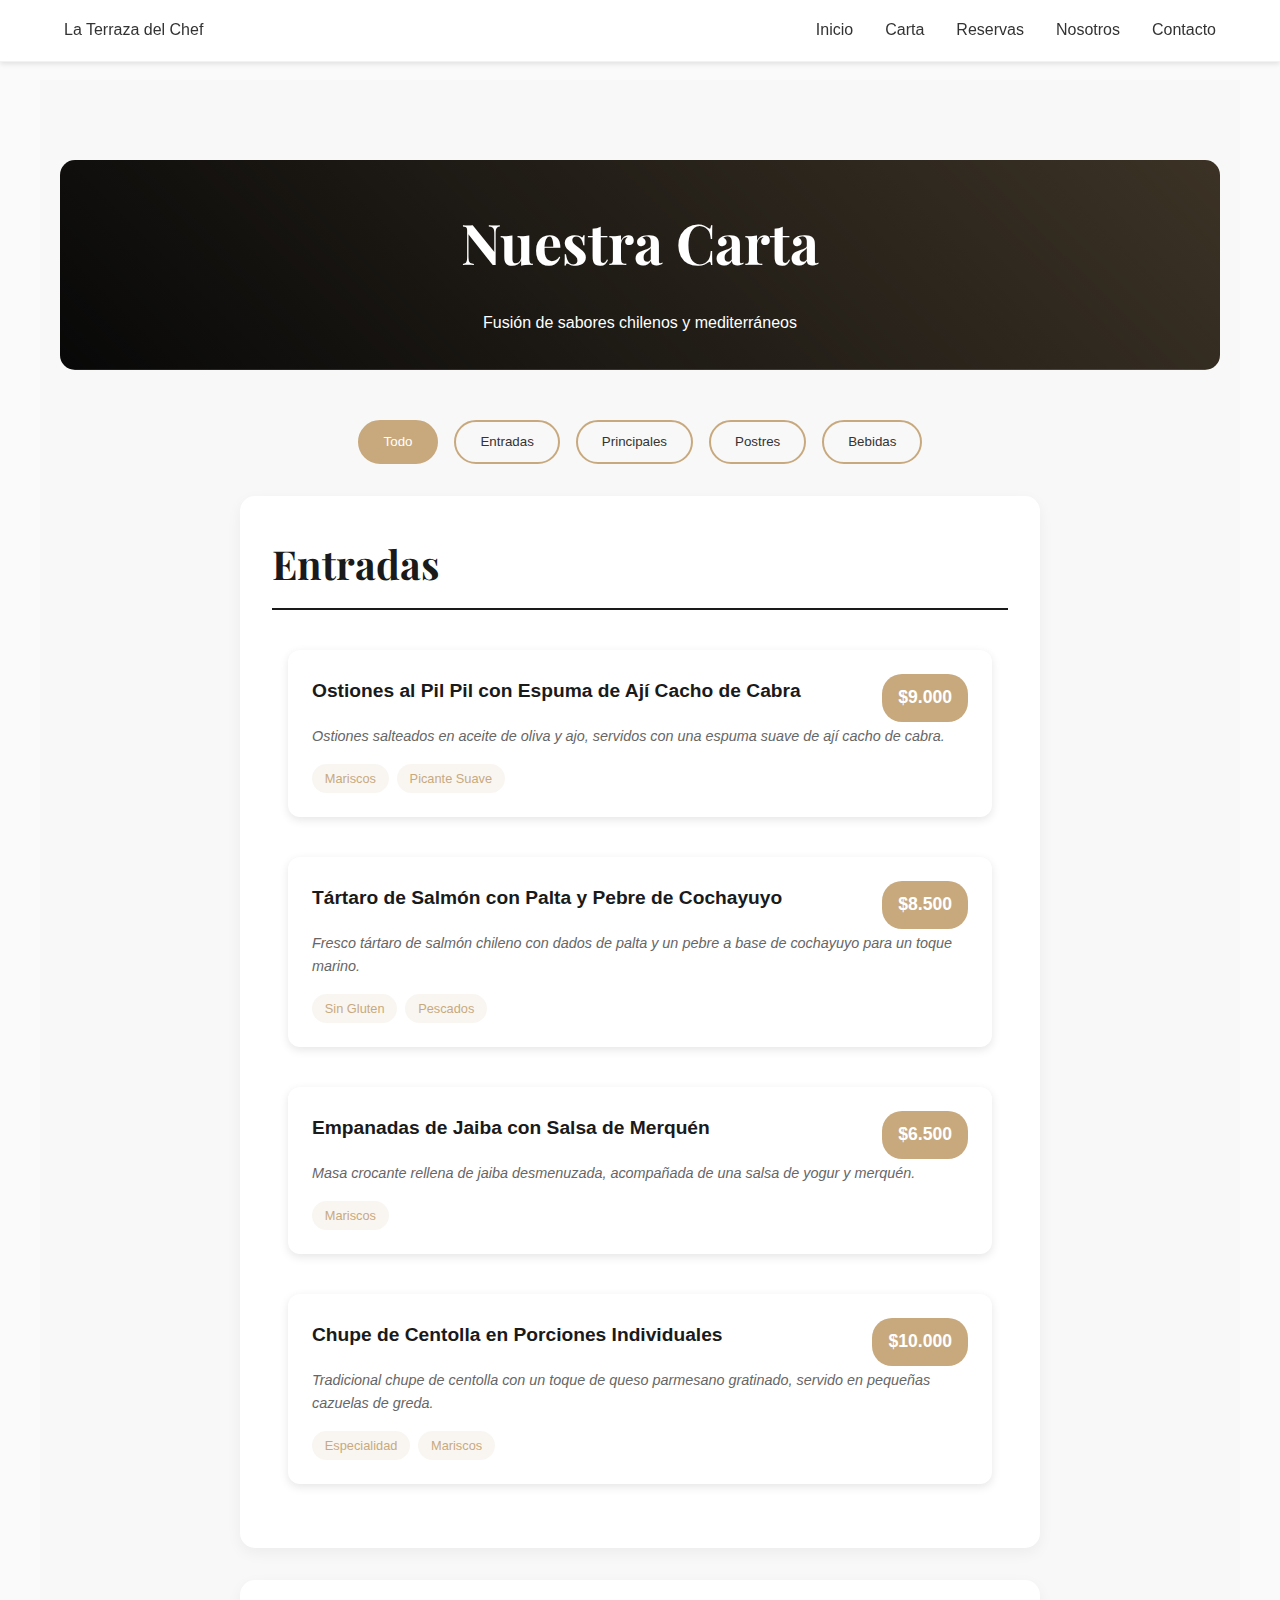
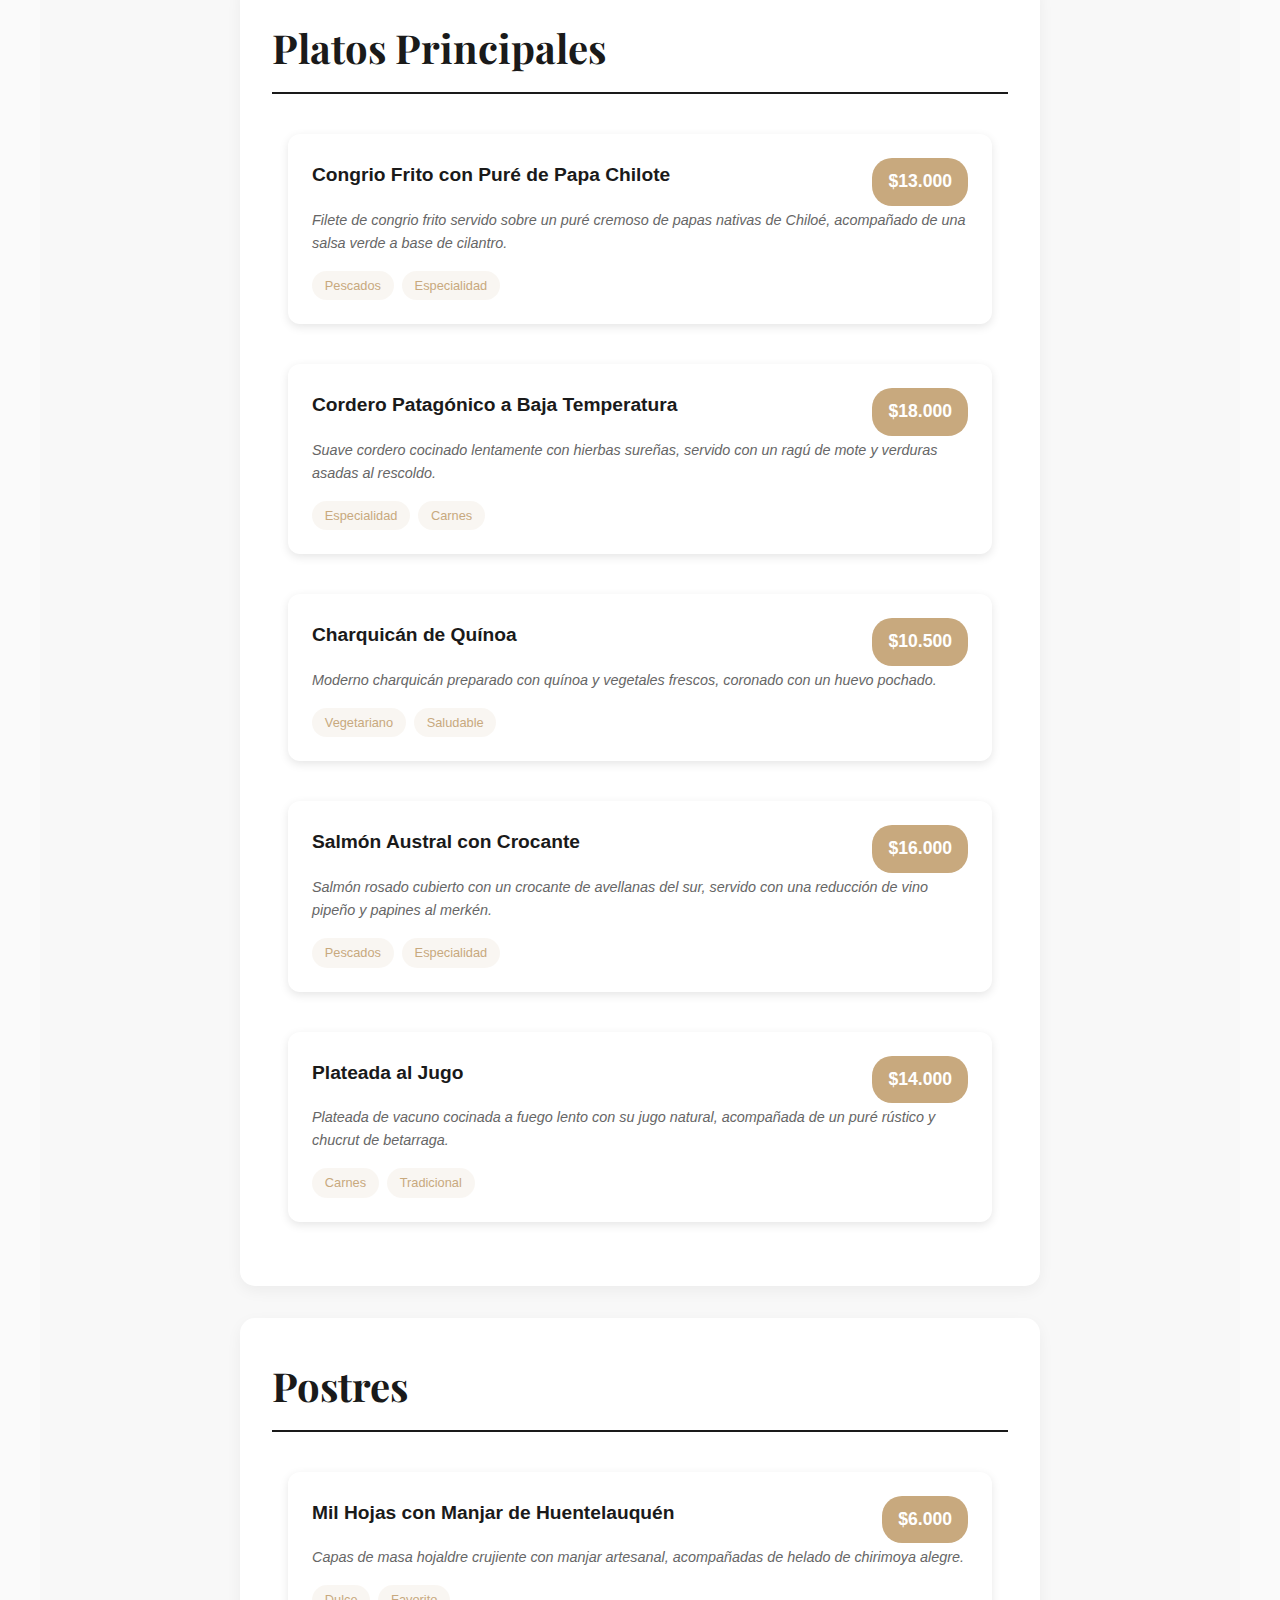
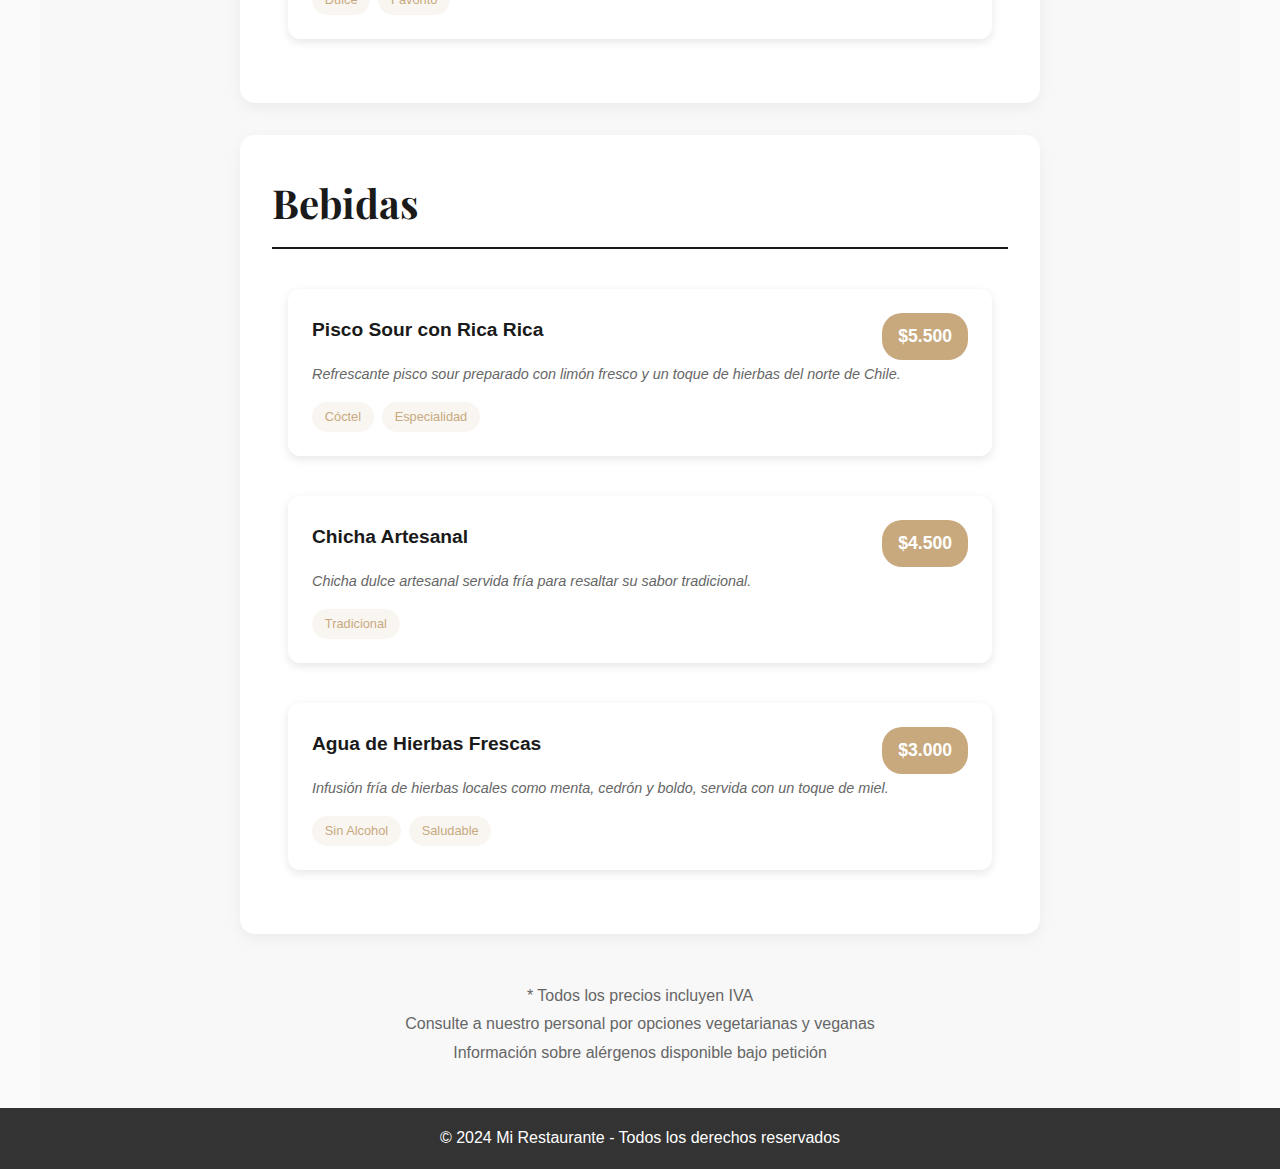
<file: menu.html>
<!DOCTYPE html>
<html lang="es">
<head>
    <meta charset="UTF-8">
    <meta name="viewport" content="width=device-width, initial-scale=1.0">
    <title>Carta - La Terraza del Chef</title>
    <link rel="stylesheet" href="styles/style.css">  <!-- Este debe ir primero -->
    <link rel="stylesheet" href="styles/menu.css">   <!-- Este después -->
    <link href="https://cdnjs.cloudflare.com/ajax/libs/font-awesome/6.0.0/css/all.min.css" rel="stylesheet">
    <link href="https://fonts.googleapis.com/css2?family=Playfair+Display:wght@400;600;700&display=swap" rel="stylesheet">
    <link rel="stylesheet" href="https://unpkg.com/aos@2.3.1/dist/aos.css">
</head>
<body>
    <nav class="main-nav">
        <div class="logo">La Terraza del Chef</div>
        <ul class="nav-links">
            <li><a href="index.html">Inicio</a></li>
            <li><a href="#menu">Carta</a></li>
            <li><a href="index.html#reservas">Reservas</a></li>
            <li><a href="index.html#nosotros">Nosotros</a></li>
            <li><a href="index.html#contacto">Contacto</a></li>
        </ul>
        <div class="hamburger-menu">
            <span></span>
            <span></span>
            <span></span>
        </div>
    </nav>

    <div class="mobile-menu">
        <ul>
            <li><a href="index.html">Inicio</a></li>
            <li><a href="#menu">Carta</a></li>
            <li><a href="index.html#reservas">Reservas</a></li>
            <li><a href="index.html#nosotros">Nosotros</a></li>
            <li><a href="index.html#contacto">Contacto</a></li>
        </ul>
    </div>

    <div class="menu-wrapper" id="menu">
        <header class="menu-header">
            <h1>Nuestra Carta</h1>
            <p>Fusión de sabores chilenos y mediterráneos</p>
        </header>

        <div class="menu-categories">
            <button class="category-btn active" data-category="todo">Todo</button>
            <button class="category-btn" data-category="entradas">Entradas</button>
            <button class="category-btn" data-category="principales">Principales</button>
            <button class="category-btn" data-category="postres">Postres</button>
            <button class="category-btn" data-category="bebidas">Bebidas</button>
        </div>
        
        <section class="menu-content">
            <div class="menu-section" data-category="entradas">
                <h2>Entradas</h2>
                <div class="menu-items-grid">
                    <div class="menu-item">
                        <h3>${item.nombre}</h3>
                        <p class="menu-item-description">${item.descripcion}</p>
                        <div class="menu-item-footer">
                            <div class="price">$4.900</div>
                        </div>
                    </div>
                    <div class="menu-item">
                        <div class="menu-item-info">
                            <h3>Ceviche Chileno</h3>
                            <p>Reineta del día, limón de pica, cilantro y merkén</p>
                        </div>
                        <span class="price">$8.900</span>
                    </div>
                </div>
            </div>

            <div class="menu-section" data-category="principales">
                <h2>Platos Principales</h2>
                <div class="menu-items-grid">
                    <div class="menu-item">
                        <div class="menu-item-info">
                            <h3>Plateada Braseada 36 horas</h3>
                            <p>Con puré rústico de papas, vegetales grillados y reducción de vino tinto</p>
                        </div>
                        <span class="price">$16.900</span>
                    </div>
                    <div class="menu-item">
                        <div class="menu-item-info">
                            <h3>Congrio a la Chilena</h3>
                            <p>Pescado fresco, salsa de camarones y papas doradas</p>
                        </div>
                        <span class="price">$15.900</span>
                    </div>
                    <div class="menu-item">
                        <div class="menu-item-info">
                            <h3>Pastel de Choclo Gourmet</h3>
                            <p>Choclo cremoso, carne de res y pollo, aceitunas y huevo duro</p>
                        </div>
                        <span class="price">$12.500</span>
                    </div>
                </div>
            </div>

            <div class="menu-section" data-category="postres">
                <h2>Postres</h2>
                <div class="menu-items-grid">
                    <div class="menu-item">
                        <div class="menu-item-info">
                            <h3>Leche Asada Casera</h3>
                            <p>Con salsa de caramelo y crumble de almendras</p>
                        </div>
                        <span class="price">$5.900</span>
                    </div>
                    <div class="menu-item">
                        <div class="menu-item-info">
                            <h3>Tarta de Chocolate</h3>
                            <p>70% cacao con helado de vainilla de Madagascar</p>
                        </div>
                        <span class="price">8,50€</span>
                    </div>
                    <div class="menu-item">
                        <div class="menu-item-info">
                            <h3>Crema Catalana</h3>
                            <p>Receta tradicional con naranja y canela</p>
                        </div>
                        <span class="price">7,00€</span>
                    </div>
                </div>
            </div>

            <div class="menu-section" data-category="bebidas">
                <h2>Bebidas</h2>
                <div class="menu-items-grid">
                    <!-- Contenido de bebidas -->
                </div>
            </div>
        </section>

        <div class="menu-footer">
            <p>* Todos los precios incluyen IVA</p>
            <p>Consulte a nuestro personal por opciones vegetarianas y veganas</p>
            <p>Información sobre alérgenos disponible bajo petición</p>
        </div>
    </div>

    <footer>
        <p>&copy; 2024 Mi Restaurante - Todos los derechos reservados</p>
    </footer>
    <script src="https://unpkg.com/aos@2.3.1/dist/aos.js"></script>
    <script>
        AOS.init({
            duration: 800,
            offset: 100,
            once: true
        });
    </script>
    <script src="js/menu.js"></script>
    <script src="js/hamburger.js"></script>  <!-- Nuevo archivo unificado para el menú hamburguesa -->
</body>
</html>
</file>
<file: styles/style.css>
:root {
    --primary-color: #1a1a1a;
    --secondary-color: #c8a97e;
    --accent-color: #ffffff;
    --text-color: #333333;
    --background-color: #ffffff;
    --section-padding: 6rem 2rem;
    --transition: all 0.3s ease;
    --box-shadow: 0 10px 30px rgba(0,0,0,0.1);
    --gradient: linear-gradient(120deg, var(--secondary-color), #e2c4a0);
}

* {
    margin: 0;
    padding: 0;
    box-sizing: border-box;
}

body {
    font-family: 'Poppins', sans-serif;
    line-height: 1.8;
    color: var(--text-color);
    background-color: #fafafa;
}

.main-nav {
    display: flex;
    justify-content: space-between;
    align-items: center;
    padding: 1rem 5%;
    background: rgba(255, 255, 255, 0.98);
    backdrop-filter: blur(10px);
    box-shadow: 0 2px 5px rgba(0,0,0,0.1);
    position: fixed;
    width: 100%;
    top: 0;
    z-index: 1000;
    border-bottom: 1px solid rgba(0,0,0,0.05);
}

.nav-links {
    display: flex;
    list-style: none;
    gap: 2rem;
}

.nav-links a {
    text-decoration: none;
    color: var(--text-color);
    font-weight: 500;
    transition: color 0.3s;
    position: relative;
    padding: 0.5rem 0;
}

.nav-links a::after {
    content: '';
    position: absolute;
    bottom: 0;
    left: 0;
    width: 0;
    height: 2px;
    background: var(--secondary-color);
    transition: var(--transition);
}

.nav-links a:hover::after {
    width: 100%;
}

.hamburger-menu {
    width: 30px;
    height: 20px;
    position: relative;
    cursor: pointer;
    display: none;
}

.hamburger-menu span {
    display: block;
    position: absolute;
    height: 2px;
    width: 100%;
    background: var(--secondary-color);
    border-radius: 9px;
    opacity: 1;
    left: 0;
    transform: rotate(0deg);
    transition: .25s ease-in-out;
}

.hamburger-menu span:nth-child(1) {
    top: 0px;
}

.hamburger-menu span:nth-child(2) {
    top: 8px;
}

.hamburger-menu span:nth-child(3) {
    top: 16px;
}

.hamburger-menu.active span:nth-child(1) {
    top: 8px;
    transform: rotate(135deg);
}

.hamburger-menu.active span:nth-child(2) {
    opacity: 0;
    left: -60px;
}

.hamburger-menu.active span:nth-child(3) {
    top: 8px;
    transform: rotate(-135deg);
}

.mobile-menu {
    display: none;
    position: fixed;
    top: 60px;
    left: 0;
    right: 0;
    background: rgba(255, 255, 255, 0.98);
    backdrop-filter: blur(10px);
    padding: 2rem;
    box-shadow: 0 2px 15px rgba(0,0,0,0.1);
    transform: translateY(-100%);
    transition: transform 0.3s ease-in-out;
    z-index: 999;
}

.mobile-menu.active {
    display: block;
    transform: translateY(0);
}

.mobile-menu ul {
    list-style: none;
    padding: 0;
}

.mobile-menu li {
    opacity: 0;
    transform: translateY(20px);
    transition: all 0.3s ease;
}

.mobile-menu.active li {
    opacity: 1;
    transform: translateY(0);
}

.mobile-menu li:nth-child(1) { transition-delay: 0.1s; }
.mobile-menu li:nth-child(2) { transition-delay: 0.2s; }
.mobile-menu li:nth-child(3) { transition-delay: 0.3s; }
.mobile-menu li:nth-child(4) { transition-delay: 0.4s; }
.mobile-menu li:nth-child(5) { transition-delay: 0.5s; }

.mobile-menu a {
    display: block;
    padding: 1rem;
    text-align: center;
    font-size: 1.1rem;
    color: var(--text-color);
    text-decoration: none;
    transition: all 0.3s ease;
    border-radius: 8px;
    margin-bottom: 0.5rem;
    position: relative;
    overflow: hidden;
}

.mobile-menu a::before {
    content: '';
    position: absolute;
    left: 0;
    bottom: 0;
    width: 100%;
    height: 2px;
    background: var(--secondary-color);
    transform: scaleX(0);
    transform-origin: right;
    transition: transform 0.3s ease;
}

.mobile-menu a:hover::before {
    transform: scaleX(1);
    transform-origin: left;
}

.mobile-menu a:hover {
    color: var(--secondary-color);
    background: rgba(200, 169, 126, 0.1);
}

.mobile-nav {
    display: flex;
    justify-content: space-between;
    align-items: center;
    padding: 1rem;
    background-color: var(--background-color);
    box-shadow: 0 2px 5px rgba(0,0,0,0.1);
}

.hero {
    text-align: center;
    padding: var(--section-padding);
    background: linear-gradient(rgba(0,0,0,0.5), rgba(0,0,0,0.5)), 
                url('https://static.vecteezy.com/system/resources/previews/002/094/486/non_2x/defocused-coffee-shop-and-restaurant-background-free-photo.jpg');
    background-size: cover;
    background-position: center;
    min-height: 100vh;
    background-attachment: fixed;
    display: flex;
    flex-direction: column;
    justify-content: center;
    align-items: center;
    position: relative;
    color: var(--accent-color);
}

.hero::before {
    content: '';
    position: absolute;
    top: 0;
    left: 0;
    right: 0;
    bottom: 0;
    background: linear-gradient(to right, rgba(0,0,0,0.8), rgba(0,0,0,0.4));
    z-index: 1;
}

.hero * {
    position: relative;
    z-index: 2;
}

.hero h1 {
    font-size: 4.5rem;
    margin-bottom: 1rem;
    text-shadow: 2px 2px 4px rgba(0,0,0,0.4);
    font-family: 'Playfair Display', serif;
}

.hero p {
    font-size: 1.5rem;
    margin-bottom: 2rem;
    text-shadow: 1px 1px 3px rgba(0,0,0,0.3);
}

.cta-button {
    display: inline-block;
    padding: 1rem 2.5rem;
    background-color: var(--secondary-color);
    color: white;
    text-decoration: none;
    border-radius: 5px;
    margin-top: 1rem;
    border: none;
    font-weight: 500;
    text-transform: uppercase;
    letter-spacing: 1px;
    transition: var(--transition);
}

.cta-button:hover {
    background-color: var(--primary-color);
    transform: translateY(-2px);
    box-shadow: 0 5px 15px rgba(0,0,0,0.2);
}

.horarios, .mapa, .contacto {
    padding: 2rem;
    text-align: center;
}

#map {
    height: 300px;
    margin: 1rem 0;
}

.map-container {
    width: 100%;
    max-width: 1200px;
    margin: 0 auto;
    border-radius: 10px;
    overflow: hidden;
    box-shadow: 0 5px 15px rgba(0,0,0,0.1);
}

.map-container iframe {
    display: block;
    width: 100%;
}

.social-links a {
    font-size: 2rem;
    margin: 0 1rem;
    color: var(--primary-color);
    transition: var(--transition);
}

.social-links a:hover {
    color: var(--secondary-color);
    transform: translateY(-3px);
}

footer {
    background-color: var(--text-color);
    color: white;
    text-align: center;
    padding: 1rem;
}

.menu-section {
    margin: 2rem auto;
    max-width: 800px;
    padding: 0 1.5rem;
    background: var(--background-color);
    border-radius: 10px;
    box-shadow: 0 5px 15px rgba(0,0,0,0.05);
    padding: 2rem;
}

.menu-section h2 {
    color: var(--primary-color);
    border-bottom: 2px solid var(--primary-color);
    margin-bottom: 1.5rem;
    padding-bottom: 0.5rem;
}

.menu-item {
    margin-bottom: 1.5rem;
    position: relative;
    padding-right: 60px;
    transition: transform 0.3s ease, box-shadow 0.3s ease;
    padding: 1.5rem;
    border-radius: 8px;
}

.menu-item:hover {
    background: #f9f9f9;
    transform: translateY(-5px);
    box-shadow: var(--box-shadow);
}

.menu-item h3 {
    color: var(--text-color);
    margin-bottom: 0.5rem;
    font-weight: 600;
}

.menu-item p {
    color: #666;
    font-size: 0.9rem;
    font-style: italic;
}

.price {
    position: absolute;
    right: 0;
    top: 0;
    color: var(--primary-color);
    font-weight: 600;
    background: var(--secondary-color);
    color: var(--accent-color);
    padding: 0.5rem 1rem;
    border-radius: 25px;
}

@media (max-width: 768px) {
    .nav-links {
        display: none;
    }

    .hamburger-menu {
        display: block;
    }
    
    .mobile-menu {
        display: block;
    }

    body.menu-open {
        overflow: hidden;
    }

    .menu-section {
        padding: 0 1rem;
    }

    .price {
        position: static;
        display: block;
        margin-top: 0.5rem;
    }

    .mobile-nav {
        position: sticky;
        top: 0;
        z-index: 1000;
    }

    .hero h1 {
        font-size: 2.5rem;
    }

    .hero {
        background-attachment: scroll; /* Eliminar fixed en móviles */
        background-position: center center;
        background-repeat: no-repeat;
        -webkit-background-size: cover;
        -moz-background-size: cover;
        -o-background-size: cover;
        background-size: cover;
    }

    .hero::before {
        opacity: 0.7; /* Aumentar la opacidad del overlay en móviles */
        background: linear-gradient(to right, rgba(0,0,0,0.85), rgba(0,0,0,0.85));
    }
}

.reserva-form {
    display: flex;
    flex-direction: column;
    gap: 1rem;
    max-width: 400px;
    margin: 2rem auto;
    background: var(--background-color);
    padding: 3rem;
    border-radius: 10px;
    box-shadow: 0 5px 15px rgba(0,0,0,0.05);
    backdrop-filter: blur(10px);
    border: 1px solid rgba(255,255,255,0.1);
}

.reserva-form input {
    padding: 1rem 1.5rem;
    border: 1px solid #ddd;
    border-radius: 4px;
    background: #f5f5f5;
    border: none;
    transition: var(--transition);
    font-size: 1rem;
}

.reserva-form input:focus {
    background: var(--background-color);
    box-shadow: 0 0 0 2px var(--secondary-color);
}

.about-section {
    text-align: center;
    padding: var(--section-padding);
    max-width: 800px;
    margin: 0 auto;
}

.horarios {
    text-align: center;
    padding: var(--section-padding);
}

.horarios table {
    margin: 2rem auto;
    border-collapse: collapse;
}

.horarios td {
    padding: 0.5rem 2rem;
}

.mapa {
    text-align: center;
    padding: var(--section-padding);
}

.contacto {
    text-align: center;
    padding: var(--section-padding);
}

.reservas {
    text-align: center;
    padding: var(--section-padding);
}

.section-title {
    font-size: 2.5rem;
    font-weight: 700;
    margin-bottom: 3rem;
    position: relative;
    padding-bottom: 1rem;
}

.section-title::after {
    content: '';
    position: absolute;
    bottom: 0;
    left: 50%;
    transform: translateX(-50%);
    width: 80px;
    height: 3px;
    background: var(--gradient);
}

section h2 {
    margin-bottom: 2rem;
    font-family: 'Playfair Display', serif;
    font-size: 2.5rem;
    color: var(--primary-color);
}

.testimonials {
    padding: 6rem 2rem;
    background: linear-gradient(to bottom, #f8f8f8, #ffffff);
}

.testimonials .container {
    max-width: 1200px;
    margin: 0 auto;
}

.testimonials-slider {
    position: relative;
    max-width: 800px;
    margin: 0 auto;
    padding: 2rem 0;
}

.testimonial-item {
    display: none;
    text-align: center;
    opacity: 0;
    transition: opacity 0.5s ease;
    padding: 2rem;
}

.testimonial-item.active {
    display: block;
    opacity: 1;
}

.testimonial-image {
    width: 120px;
    height: 120px;
    border-radius: 50%;
    margin: 0 auto 1.5rem;
    object-fit: cover;
    border: 3px solid var(--secondary-color);
    box-shadow: 0 5px 15px rgba(0,0,0,0.1);
}

.stars {
    color: #ffd700;
    font-size: 1.5rem;
    margin: 1rem 0;
    text-shadow: 0 2px 4px rgba(0,0,0,0.1);
}

.testimonial-text {
    font-size: 1.1rem;
    line-height: 1.8;
    color: #666;
    max-width: 600px;
    margin: 1.5rem auto;
    font-style: italic;
}

.testimonial-name {
    font-size: 1.2rem;
    color: var(--primary-color);
    font-weight: 600;
    margin-top: 1rem;
}

.testimonial-dots {
    display: flex;
    justify-content: center;
    gap: 0.8rem;
    margin-top: 2rem;
}

.dot {
    width: 12px;
    height: 12px;
    border-radius: 50%;
    background: #ddd;
    cursor: pointer;
    transition: all 0.3s ease;
}

.dot.active {
    background: var(--secondary-color);
    transform: scale(1.2);
}
</file>
<file: styles/menu.css>
:root {
    --primary-color: #1a1a1a;
    --secondary-color: #c8a97e;
    --accent-color: #ffffff;
    --background-color: #f8f8f8;
    --text-color: #333333;
    --transition: all 0.3s ease;
}

.menu-wrapper {
    padding: 80px 20px 40px;
    max-width: 1200px;
    margin: 0 auto;
    background-color: var(--background-color);
    margin-top: 80px; /* Ajustar según la altura de tu nav */
}

.menu-header {
    text-align: center;
    margin-bottom: 50px;
    padding: 2rem;
    /* Cambiar el fondo a un gradiente mientras no existe la imagen */
    background: linear-gradient(rgba(0,0,0,0.7), rgba(0,0,0,0.7)), 
                linear-gradient(45deg, #1a1a1a, #c8a97e);
    background-size: cover;
    background-position: center;
    color: var(--accent-color);
    border-radius: 15px;
}

.menu-header h1 {
    font-family: 'Playfair Display', serif;
    font-size: 3.5rem;
    margin-bottom: 1rem;
}

.menu-categories {
    display: flex;
    justify-content: center;
    gap: 1rem;
    margin-bottom: 2rem;
    flex-wrap: wrap;
}

.category-btn {
    padding: 0.8rem 1.5rem;
    background: transparent;
    border: 2px solid var(--secondary-color);
    color: var(--text-color);
    cursor: pointer;
    transition: var(--transition);
    border-radius: 25px;
}

.category-btn:hover, .category-btn.active {
    background: var(--secondary-color);
    color: var(--accent-color);
}

.menu-section {
    background: var(--accent-color);
    border-radius: 15px;
    padding: 2rem;
    margin-bottom: 2rem;
    box-shadow: 0 5px 15px rgba(0,0,0,0.05);
    transition: var(--transition);
    display: none;
    opacity: 0;
    transform: translateY(20px);
    transition: all 0.5s ease;
}

.menu-section.active {
    display: block;
    animation: fadeIn 0.5s ease;
    opacity: 1;
    transform: translateY(0);
}

@keyframes fadeIn {
    from { opacity: 0; transform: translateY(20px); }
    to { opacity: 1; transform: translateY(0); }
}

.menu-item {
    background: var(--accent-color);
    border-radius: 12px;
    padding: 1.5rem;
    margin-bottom: 1rem;
    box-shadow: 0 3px 10px rgba(0,0,0,0.1);
    transition: all 0.3s ease;
    position: relative;
}

.menu-item:hover {
    transform: translateY(-5px);
    box-shadow: 0 8px 25px rgba(0,0,0,0.15);
}

.menu-item-content,
.menu-item-header,
.menu-item-title {
    all: unset;
}

.menu-item-content {
    width: 100%;
}

.menu-item-header {
    display: flex;
    justify-content: space-between;
    align-items: center;
    margin-bottom: 1rem;
    padding-bottom: 0.8rem;
    border-bottom: 1px dashed rgba(200, 169, 126, 0.3);
}

.menu-item-header h3 {
    font-size: 1.2rem;
    color: var(--primary-color);
    margin: 0;
    padding: 0;
    flex: 1;
}

.price {
    position: absolute;
    top: 1.5rem;
    right: 1.5rem;
    background-color: var(--secondary-color);
    color: var(--accent-color);
    padding: 0.5rem 1rem;
    border-radius: 20px;
    font-weight: 600;
    font-size: 1.1rem;
}

.menu-item-description {
    color: #666;
    font-size: 0.95rem;
    line-height: 1.6;
    margin-bottom: 1rem;
    font-style: italic;
}

.menu-item:last-child {
    border-bottom: none;
}

.menu-item-info {
    padding: 0;
    display: flex;
    flex-direction: column;
    flex-grow: 1;
    justify-content: space-between;
}

.menu-item-info h3 {
    font-size: 1.2rem;
    color: var(--primary-color);
    margin-bottom: 0.5rem;
}

.menu-item-info p {
    color: #666;
    font-size: 0.9rem;
    line-height: 1.6;
}

.menu-footer {
    text-align: center;
    margin-top: 3rem;
    color: #666;
}

.menu-items-grid {
    display: grid;
    gap: 1.5rem;
    padding: 1rem;
}

.menu-item-image {
    width: 100%;
    height: 200px;
    object-fit: cover;
}

.menu-item-info {
    padding: 0;
}

.menu-item-title {
    display: flex;
    justify-content: space-between;
    align-items: center;
    margin-bottom: 1rem;
    padding-bottom: 0.8rem;
    border-bottom: 1px dashed rgba(200, 169, 126, 0.3);
}

.menu-item-title h3 {
    font-size: 1.2rem;
    color: var(--primary-color);
    margin-bottom: 0.5rem;
    line-height: 1.4;
}

.menu-item h3 {
    color: var(--primary-color);
    font-size: 1.2rem;
    margin-bottom: 0.8rem;
    font-weight: 600;
    padding-right: 100px; /* Espacio para el precio */
}

.diet-labels {
    display: flex;
    flex-wrap: wrap;
    gap: 0.5rem;
    margin-top: 1rem;
}

.diet-label {
    font-size: 0.8rem;
    padding: 0.2rem 0.8rem;
    border-radius: 15px;
    background: rgba(200, 169, 126, 0.1);
    color: var(--secondary-color);
}

.diet-label:hover {
    transform: scale(1.05);
}

.menu-item-footer {
    display: flex;
    justify-content: space-between;
    align-items: center;
    margin-top: 1rem;
}

@media (max-width: 768px) {
    .menu-wrapper {
        padding: 60px 15px 30px;
        margin-top: 60px;
    }

    .menu-header {
        margin-top: 20px;
    }

    .menu-header h1 {
        font-size: 2rem;
    }

    .menu-item {
        grid-template-columns: 1fr;
        text-align: center;
        max-width: 100%;
        margin-bottom: 1rem;
    }

    .price {
        margin-top: 0.5rem;
    }

    .category-btn {
        padding: 0.6rem 1rem;
        font-size: 0.9rem;
    }

    .mobile-menu {
        top: 60px;
    }

    .nav-links {
        display: none;
    }

    .hamburger-menu {
        display: block;
    }

    body.menu-open {
        overflow: hidden;
    }

    .menu-items-grid {
        padding: 0.5rem;
    }
}

/* Asegurarse de que estos estilos no interfieran con los del menú hamburguesa */
.main-nav {
    position: fixed;
    width: 100%;
    z-index: 1000;
}

/* Asegurarse de que estos estilos estén activos */
.mobile-menu {
    display: none;
    position: fixed;
    top: 60px;
    left: 0;
    right: 0;
    background: rgba(255, 255, 255, 0.98);
    backdrop-filter: blur(10px);
    padding: 2rem;
    box-shadow: 0 2px 15px rgba(0,0,0,0.1);
    z-index: 999;
    opacity: 0;
    visibility: hidden;
    transition: all 0.3s ease;
}

.mobile-menu.active {
    display: block;
    opacity: 1;
    visibility: visible;
}

.mobile-menu ul {
    padding: 2rem;
    list-style: none;
}

.mobile-menu ul li {
    margin-bottom: 1rem;
    opacity: 0;
    transform: translateY(20px);
    transition: all 0.3s ease;
}

.mobile-menu.active ul li {
    opacity: 1;
    transform: translateY(0);
}

/* Asegurarse de que estos estilos estén al final del archivo y no sean sobrescritos */
.hamburger-menu {
    display: none;
    width: 30px;
    height: 20px;
    position: relative;
    cursor: pointer;
    z-index: 1001;
}

.hamburger-menu span {
    display: block;
    position: absolute;
    height: 3px;
    width: 100%;
    background: var(--primary-color);
    border-radius: 3px;
    transition: .25s ease-in-out;
}

.hamburger-menu span:nth-child(1) { top: 0; }
.hamburger-menu span:nth-child(2) { top: 8px; }
.hamburger-menu span:nth-child(3) { top: 16px; }

.hamburger-menu.active span:nth-child(1) {
    top: 8px;
    transform: rotate(45deg);
}

.hamburger-menu.active span:nth-child(2) {
    opacity: 0;
    width: 0;
}

.hamburger-menu.active span:nth-child(3) {
    top: 8px;
    transform: rotate(-45deg);
}

/* Actualizar los estilos del menú móvil */
.mobile-menu {
    display: none;
    position: fixed;
    top: 60px;
    left: 0;
    width: 100%;
    height: calc(100vh - 60px);
    background: rgba(255, 255, 255, 0.98);
    backdrop-filter: blur(10px);
    z-index: 999;
    opacity: 0;
    visibility: hidden;
    transition: all 0.3s ease;
}

.mobile-menu.active {
    opacity: 1;
    visibility: visible;
    display: block;
}

.mobile-menu ul {
    padding: 2rem;
    list-style: none;
}

.mobile-menu ul li {
    margin-bottom: 1rem;
    opacity: 0;
    transform: translateY(20px);
    transition: all 0.3s ease;
}

.mobile-menu.active ul li {
    opacity: 1;
    transform: translateY(0);
}

.menu-item-description {
    font-size: 0.95rem;
    line-height: 1.6;
    color: #666;
    margin: 1rem 0;
    font-style: italic;
}

.menu-item-details {
    list-style: none;
    padding: 1rem;
    background: rgba(200, 169, 126, 0.1);
    border-radius: 8px;
    margin: 1rem 0;
}

.menu-item-details li {
    padding: 0.5rem 0;
    border-bottom: 1px dashed rgba(200, 169, 126, 0.3);
    font-size: 0.9rem;
}

@media (max-width: 768px) {
    .hamburger-menu {
        display: block;
    }

    .nav-links {
        display: none;
    }

    body.menu-open {
        overflow: hidden;
    }
}
</file>
